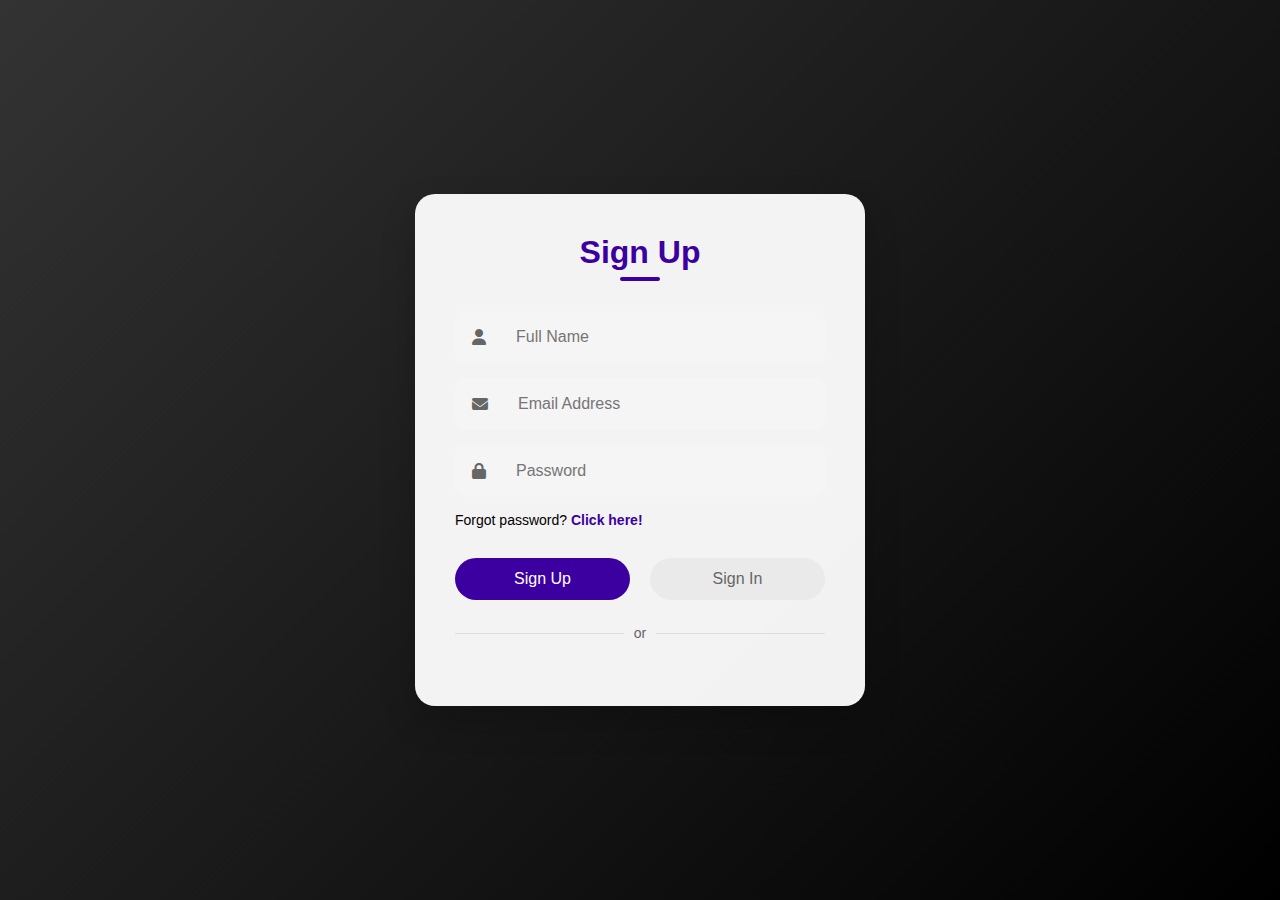
<file: EaseAppoint/EaseAppoint/Appointment.html>
<!DOCTYPE html>
<html lang="en">
<head>
  <meta charset="UTF-8">
  <meta name="viewport" content="width=device-width, initial-scale=1.0">
  <title>Book Appointment - EaseAppoint</title>
  <link rel="stylesheet" href="https://cdnjs.cloudflare.com/ajax/libs/font-awesome/6.6.0/css/all.min.css">
  <style>
    .appointment-container {
      max-width: 800px;
      margin: 2rem auto;
      padding: 2rem;
      background: white;
      border-radius: 10px;
      box-shadow: 0 0 20px rgba(0,0,0,0.1);
    }

    .appointment-header {
      text-align: center;
      margin-bottom: 2rem;
    }

    .appointment-header h1 {
      color: #333;
      font-size: 2rem;
      margin-bottom: 1rem;
    }

    .form-group {
      margin-bottom: 1.5rem;
    }

    .form-group label {
      display: block;
      margin-bottom: 0.5rem;
      color: #555;
      font-weight: 500;
    }

    .form-group select, 
    .form-group input {
      width: 100%;
      padding: 0.8rem;
      border: 1px solid #ddd;
      border-radius: 5px;
      font-size: 1rem;
      transition: border-color 0.3s ease;
    }

    .form-group select:focus,
    .form-group input:focus {
      border-color: #3c00a0;
      outline: none;
    }

    .slots-container {
      display: grid;
      grid-template-columns: repeat(auto-fill, minmax(120px, 1fr));
      gap: 1rem;
      margin-top: 1rem;
    }

    .slot-button {
      padding: 0.8rem;
      background: #f5f5f5;
      border: none;
      border-radius: 5px;
      cursor: pointer;
      transition: all 0.3s ease;
    }

    .slot-button:hover {
      background: #3c00a0;
      color: white;
    }

    .slot-button.selected {
      background: #3c00a0;
      color: white;
    }

    .book-appointment-btn {
      display: block;
      width: 100%;
      padding: 1rem;
      background: #3c00a0;
      color: white;
      border: none;
      border-radius: 5px;
      font-size: 1.1rem;
      cursor: pointer;
      transition: background 0.3s ease;
      margin-top: 2rem;
    }

    .book-appointment-btn:hover {
      background: #2a0070;
    }

    .error-message {
      color: #ff3333;
      font-size: 0.9rem;
      margin-top: 0.5rem;
      display: none;
    }

    @media (max-width: 768px) {
      .appointment-container {
        margin: 1rem;
        padding: 1rem;
      }

      .slots-container {
        grid-template-columns: repeat(auto-fill, minmax(100px, 1fr));
      }
    }

    .booking-steps {
      display: flex;
      justify-content: space-between;
      margin-bottom: 2rem;
      position: relative;
    }

    .step {
      flex: 1;
      text-align: center;
      padding: 1rem;
      position: relative;
      z-index: 1;
    }

    .step.active {
      color: #3c00a0;
      font-weight: bold;
    }

    .step-number {
      width: 30px;
      height: 30px;
      background: #f5f5f5;
      border-radius: 50%;
      display: flex;
      align-items: center;
      justify-content: center;
      margin: 0 auto 0.5rem;
    }

    .step.active .step-number {
      background: #3c00a0;
      color: white;
    }

    .progress-bar {
      position: absolute;
      top: 25px;
      left: 0;
      height: 2px;
      background: #f5f5f5;
      width: 100%;
      z-index: 0;
    }

    .progress {
      height: 100%;
      background: #3c00a0;
      width: 0;
      transition: width 0.3s ease;
    }

    .location-group {
      display: grid;
      grid-template-columns: 1fr 1fr;
      gap: 1rem;
    }

    @media (max-width: 768px) {
      .location-group {
        grid-template-columns: 1fr;
      }
    }
  </style>
  <script>
    if (localStorage.getItem('isLoggedIn') !== 'true') {
      window.location.href = 'Loginpage.html';
    }
  </script>
</head>
<body>
  <div class="appointment-container">
    <div class="appointment-header">
      <h1>Book Your Appointment</h1>
      <div class="booking-steps">
        <div class="progress-bar">
          <div class="progress" id="progress"></div>
        </div>
        <div class="step active" id="step1">
          <div class="step-number">1</div>
          <span>Service</span>
        </div>
        <div class="step" id="step2">
          <div class="step-number">2</div>
          <span>Location</span>
        </div>
        <div class="step" id="step3">
          <div class="step-number">3</div>
          <span>Provider</span>
        </div>
        <div class="step" id="step4">
          <div class="step-number">4</div>
          <span>Time</span>
        </div>
      </div>
    </div>

    <form id="appointmentForm">
      <!-- Step 1: Service Selection -->
      <div class="form-group" id="serviceStep">
        <label for="serviceType">Select Service Type</label>
        <select id="serviceType" required onchange="handleServiceChange()">
          <option value="">Select Service</option>
          <option value="salon">Salon</option>
          <option value="clinic">Clinic</option>
          <option value="hospital">Hospital</option>
        </select>
        <div class="error-message" id="serviceError"></div>
      </div>

      <!-- Step 2: Location Selection -->
      <div class="form-group" id="locationStep" style="display: none;">
        <div class="location-group">
          <div>
            <label for="state">Select State</label>
            <select id="state" required onchange="loadCities()">
              <option value="">Select State</option>
            </select>
          </div>
          <div>
            <label for="city">Select City</label>
            <select id="city" required disabled onchange="loadProviders()">
              <option value="">Select City</option>
            </select>
          </div>
        </div>
      </div>

      <!-- Step 3: Provider Selection -->
      <div class="form-group" id="providerStep" style="display: none;">
        <label for="provider">Select Provider</label>
        <select id="provider" required disabled onchange="loadAvailability()">
          <option value="">Select Provider</option>
        </select>
        <div id="providerDetails" style="margin-top: 1rem; display: none;">
          <h4>Provider Details</h4>
          <p id="providerAddress"></p>
          <p id="providerRating"></p>
        </div>
      </div>

      <!-- Step 4: Date and Time Selection -->
      <div class="form-group" id="timeStep" style="display: none;">
        <label for="appointmentDate">Select Date</label>
        <input type="date" id="appointmentDate" required onchange="loadTimeSlots()">
        
        <label style="margin-top: 1rem;">Available Time Slots</label>
        <div class="slots-container" id="slotsContainer"></div>
      </div>

      <!-- Navigation Buttons -->
      <div class="button-group" style="display: flex; gap: 1rem; margin-top: 2rem;">
        <button type="button" id="prevBtn" onclick="prevStep()" style="display: none;">
          Previous
        </button>
        <button type="button" id="nextBtn" onclick="nextStep()">
          Next
        </button>
        <button type="submit" id="submitBtn" style="display: none;">
          Confirm Booking
        </button>
      </div>
    </form>
  </div>

  <script src="js/timeSlots.js"></script>
  <script src="js/timeslots_appoint.js"></script>

  <script>
    document.addEventListener('DOMContentLoaded', function() {
        const appointmentForm = document.getElementById('appointmentForm');
        
        appointmentForm.addEventListener('submit', function(e) {
            e.preventDefault();
            
            // Get form data
            const serviceType = document.getElementById('serviceType').value;
            const provider = document.getElementById('provider').value;
            const appointmentDate = document.getElementById('appointmentDate').value;
            const selectedSlot = document.querySelector('.slot-button.selected');
            
            if (!serviceType || !provider || !appointmentDate || !selectedSlot) {
                alert('Please fill in all required fields');
                return;
            }

            
            const appointment = {
                service: serviceType,
                provider: provider,
                date: appointmentDate,
                time: selectedSlot.textContent,
                status: 'upcoming'
            };

          
            let appointments = JSON.parse(localStorage.getItem('appointments') || '[]');
            
            
            appointments.push(appointment);
            
            
            localStorage.setItem('appointments', JSON.stringify(appointments));


            localStorage.setItem('showBookingConfirmation', 'true');
            
            
            window.location.href = 'dashboard.html';
        });

        
        document.getElementById('slotsContainer').addEventListener('click', function(e) {
            if (e.target.classList.contains('slot-button')) {

                document.querySelectorAll('.slot-button').forEach(btn => {
                    btn.classList.remove('selected');
                });
                
                e.target.classList.add('selected');
            }
        });
    });

 
    let currentStep = 1;
    const totalSteps = 4;

    function updateProgress() {
        const progress = ((currentStep - 1) / (totalSteps - 1)) * 100;
        document.getElementById('progress').style.width = `${progress}%`;
        
        for (let i = 1; i <= totalSteps; i++) {
            const step = document.getElementById(`step${i}`);
            if (i === currentStep) {
                step.classList.add('active');
            } else {
                step.classList.remove('active');
            }
        }
    }

    function showStep(step) {
        
        document.getElementById('serviceStep').style.display = 'none';
        document.getElementById('locationStep').style.display = 'none';
        document.getElementById('providerStep').style.display = 'none';
        document.getElementById('timeStep').style.display = 'none';
        
        
        switch(step) {
            case 1:
                document.getElementById('serviceStep').style.display = 'block';
                break;
            case 2:
                document.getElementById('locationStep').style.display = 'block';
                break;
            case 3:
                document.getElementById('providerStep').style.display = 'block';
                break;
            case 4:
                document.getElementById('timeStep').style.display = 'block';
                break;
        }
        
        
        document.getElementById('prevBtn').style.display = step === 1 ? 'none' : 'block';
        document.getElementById('nextBtn').style.display = step === totalSteps ? 'none' : 'block';
        document.getElementById('submitBtn').style.display = step === totalSteps ? 'block' : 'none';
        
        updateProgress();
    }

    function nextStep() {
        if (currentStep < totalSteps) {
            currentStep++;
            showStep(currentStep);
        }
    }

    function prevStep() {
        if (currentStep > 1) {
            currentStep--;
            showStep(currentStep);
        }
    }

    
    showStep(1);
  </script>
</body>
</html>
</file>
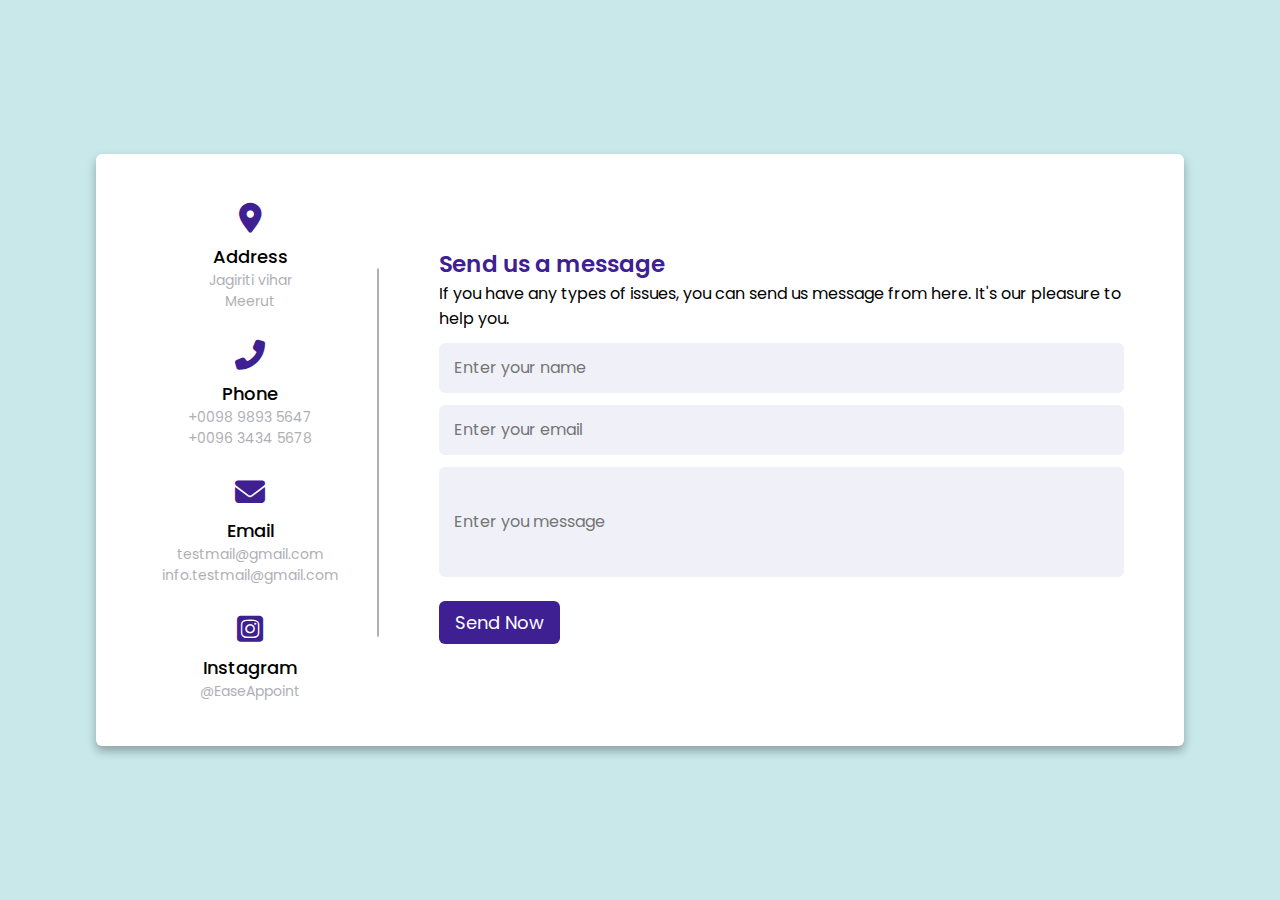
<file: EaseAppoint/EaseAppoint/ContactPage.html>
<!DOCTYPE html>
<!-- Created By Nikhil dhaliya -->
<html lang="en" dir="ltr">
  <head>
    <meta charset="UTF-8">
    <title> Responsive Contact Us Form  | CodingLab </title>
    <link rel="stylesheet" href="ContactPage.css">
    <link rel="stylesheet" href="https://cdnjs.cloudflare.com/ajax/libs/font-awesome/6.6.0/css/all.min.css"/>
     <meta name="viewport" content="width=device-width, initial-scale=1.0">
   </head>
<body>
  <div class="container">
    <div class="content">
      <div class="left-side">
        <div class="address details">
          <i class="fas fa-map-marker-alt"></i>
          <div class="topic">Address</div>
          <div class="text-one">Jagiriti vihar</div>
          <div class="text-two">Meerut</div>
        </div>
        <div class="phone details">
          <i class="fas fa-phone-alt"></i>
          <div class="topic">Phone</div>
          <div class="text-one">+0098 9893 5647</div>
          <div class="text-two">+0096 3434 5678</div>
        </div>
        <div class="email details">
          <i class="fas fa-envelope"></i>
          <div class="topic">Email</div>
          <div class="text-one">testmail@gmail.com</div>
          <div class="text-two">info.testmail@gmail.com</div>
        </div>
        <div class="social-media details">
          <i class="fa-brands fa-square-instagram"></i>
          <div class="topic">Instagram</div>
          <div class="text-one">@EaseAppoint</div>
        </div>
      </div>
      <div class="right-side">
        <div class="topic-text">Send us a message</div>
        <p>If you have any types of issues, you can send us message from here. It's our pleasure to help you.</p>
      <form action="#">
        <div class="input-box">
          <input type="text" placeholder="Enter your name">
        </div>
        <div class="input-box">
          <input type="text" placeholder="Enter your email">
        </div>
        <div class="input-box message-box">
          <input type="text " placeholder="Enter you message">
        </div>
        <div class="button">
          <input type="button" value="Send Now" >
        </div>
      </form>
    </div>
    </div>
  </div>
</body>
</html>
</file>
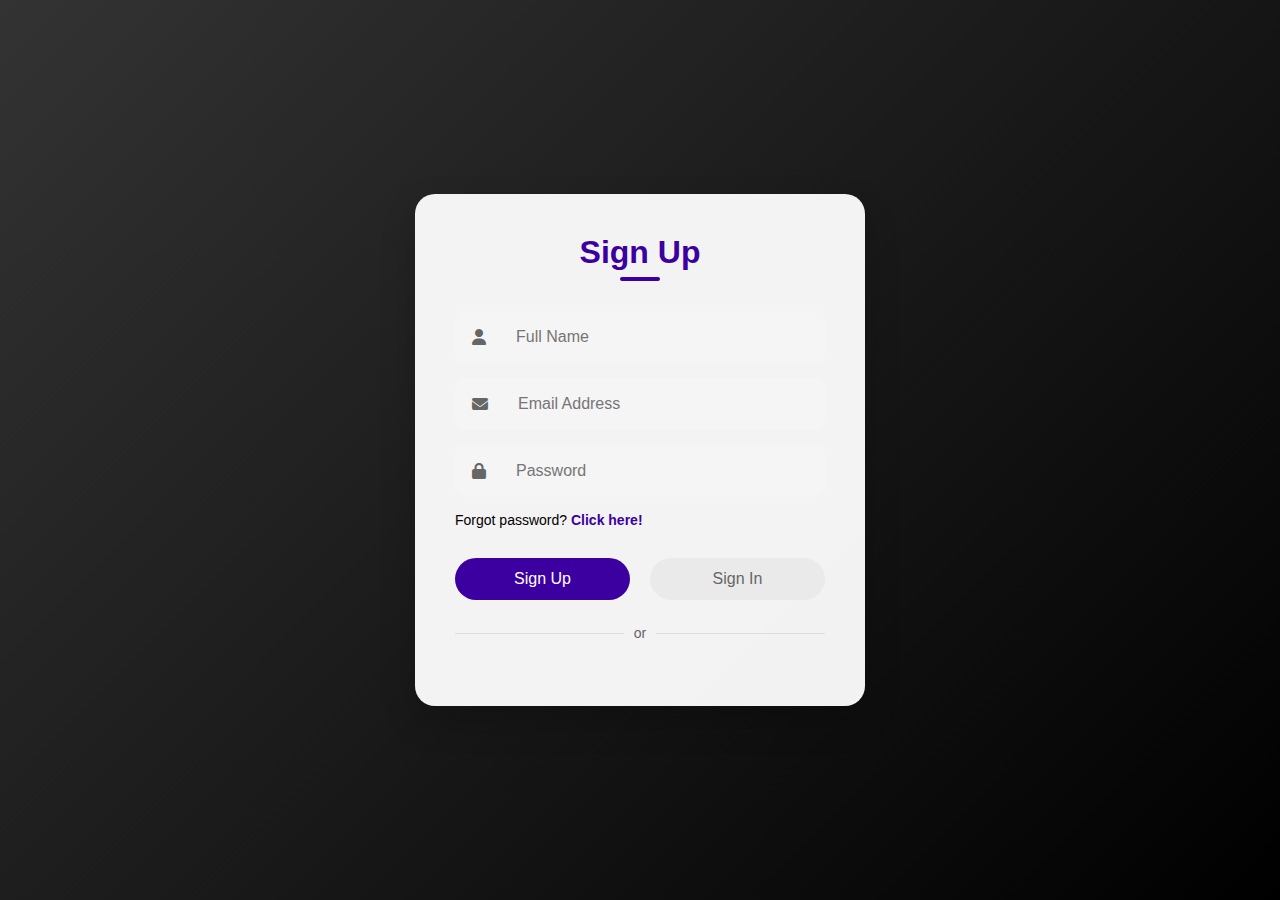
<file: EaseAppoint/EaseAppoint/Loginpage.html>
<!DOCTYPE html>
<html lang="en">

<head>
    <meta charset="UTF-8">
    <meta name="viewport" content="width=device-width, initial-scale=1.0">
    <title>Login - EaseAppoint</title>
    <link rel="stylesheet" href="Loginppage.css">
    <link rel="stylesheet" href="https://cdnjs.cloudflare.com/ajax/libs/font-awesome/6.6.0/css/all.min.css">
  
    <script src="https://accounts.google.com/gsi/client" async defer></script>
</head>

<body>
    <div class="container">
        <div class="form-box">
            <h1 id="title">Sign Up</h1>
            <form id="authForm" novalidate>
                <div class="input-group">
                    <div class="input-field" id="nameField">
                        <i class="fa-solid fa-user"></i>
                        <input type="text" id="name" placeholder="Full Name" 
                               pattern="[A-Za-z ]{2,50}" required>
                        <div class="error-message" id="nameError"></div>
                    </div>

                    <div class="input-field">
                        <i class="fa-solid fa-envelope"></i>
                        <input type="email" id="email" placeholder="Email Address" required>
                        <div class="error-message" id="emailError"></div>
                    </div>

                    <div class="input-field">
                        <i class="fa-solid fa-lock"></i>
                        <input type="password" id="password" 
                               placeholder="Password" 
                               pattern="^(?=.*[A-Za-z])(?=.*\d)[A-Za-z\d]{8,}$" required>
                        <div class="error-message" id="passwordError"></div>
                    </div>
                    
                    <p>Forgot password? <a href="#" id="forgotPassword">Click here!</a></p>
                    <div class="success-message" id="successMessage"></div>
                </div>
                
                <div class="btn-field">
                    <button type="button" id="signupBtn">
                        <span>Sign Up</span>
                        <div class="loading"></div>
                    </button>
                    <button type="button" id="signinBtn" class="disable">
                        <span>Sign In</span>
                        <div class="loading"></div>
                    </button>
                </div>

                <div class="divider">
                    <span>or</span>
                </div>

                
                <div class="google-btn-container">
                    <div id="g_id_onload"
                         data-client_id="455841850588-6kar9pi00379op2p7oo7qtjvkpdm7sbc.apps.googleusercontent.com"
                         data-context="signin"
                         data-callback="handleGoogleSignIn"
                         data-auto_prompt="false">
                    </div>
                    <div class="g_id_signin"
                         data-type="standard"
                         data-size="large"
                         data-theme="outline"
                         data-text="sign_in_with"
                         data-shape="rectangular"
                         data-logo_alignment="left"
                         data-width="300">
                    </div>
                </div>
            </form>
        </div>
    </div>
    <script src="login.js"></script>
</body>

</html>
</file>
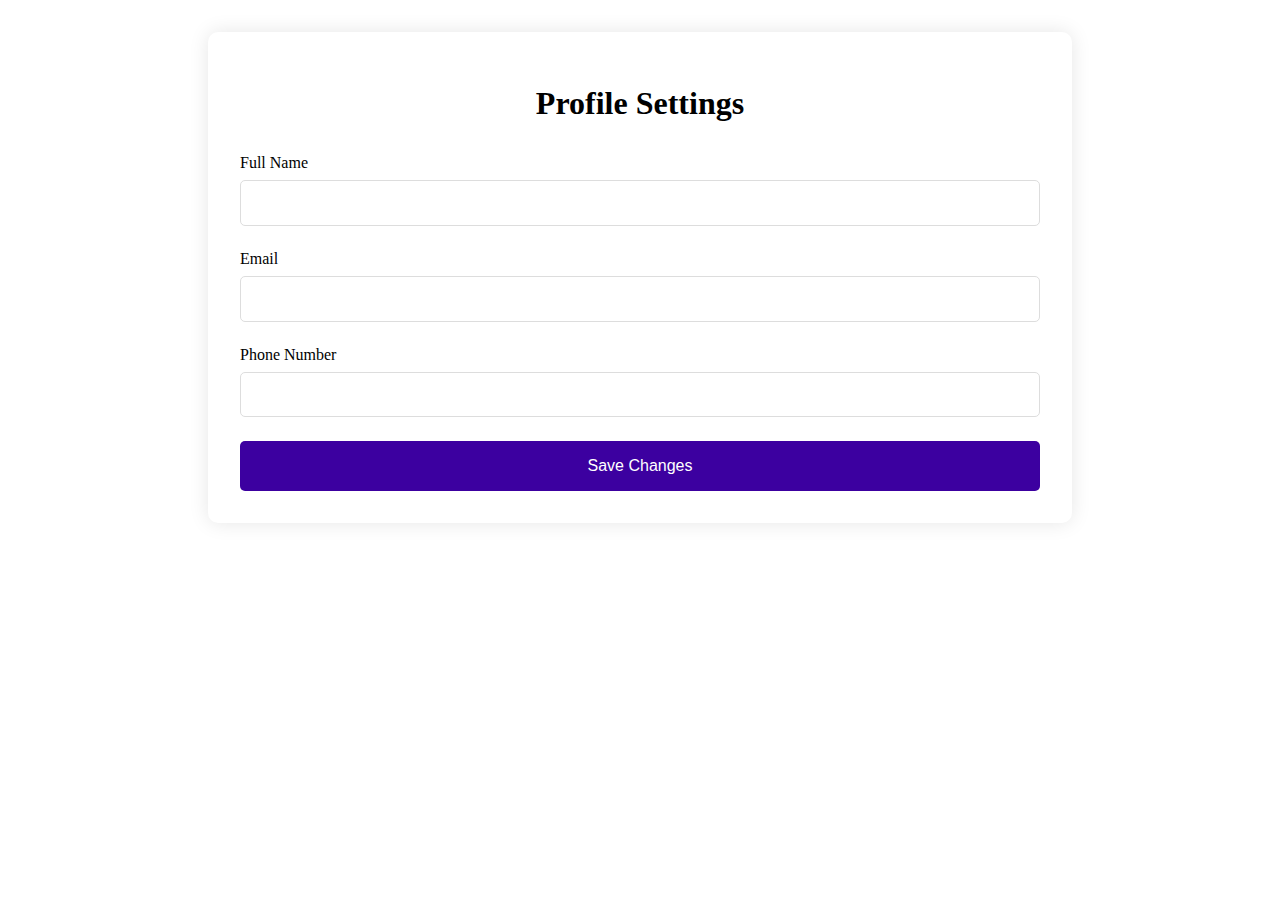
<file: EaseAppoint/EaseAppoint/profile.html>
<!DOCTYPE html>
<html lang="en">
<head>
    <meta charset="UTF-8">
    <meta name="viewport" content="width=device-width, initial-scale=1.0">
    <title>Profile - EaseAppoint</title>
    <link rel="stylesheet" href="https://cdnjs.cloudflare.com/ajax/libs/font-awesome/6.6.0/css/all.min.css">
    <style>
        /* Add your existing styles */
        .profile-container {
            max-width: 800px;
            margin: 2rem auto;
            padding: 2rem;
            background: white;
            border-radius: 10px;
            box-shadow: 0 0 20px rgba(0,0,0,0.1);
        }

        .profile-header {
            text-align: center;
            margin-bottom: 2rem;
        }

        .profile-form {
            display: grid;
            gap: 1.5rem;
        }

        .form-group {
            display: grid;
            gap: 0.5rem;
        }

        .form-group label {
            font-weight: 500;
        }

        .form-group input {
            padding: 0.8rem;
            border: 1px solid #ddd;
            border-radius: 5px;
            font-size: 1rem;
        }

        .save-btn {
            background: #3c00a0;
            color: white;
            padding: 1rem;
            border: none;
            border-radius: 5px;
            cursor: pointer;
            font-size: 1rem;
            transition: background 0.3s;
        }

        .save-btn:hover {
            background: #2a0070;
        }
    </style>
</head>
<body>
    <!-- Include navigation -->
    <div class="profile-container">
        <div class="profile-header">
            <h1>Profile Settings</h1>
        </div>
        <form class="profile-form" id="profileForm">
            <div class="form-group">
                <label for="name">Full Name</label>
                <input type="text" id="name" required>
            </div>
            <div class="form-group">
                <label for="email">Email</label>
                <input type="email" id="email" required>
            </div>
            <div class="form-group">
                <label for="phone">Phone Number</label>
                <input type="tel" id="phone" pattern="[0-9]{10}" required>
            </div>
            <button type="submit" class="save-btn">Save Changes</button>
        </form>
    </div>

    <script>
        document.addEventListener('DOMContentLoaded', function() {
            // Load user data
            const user = JSON.parse(localStorage.getItem('user') || '{}');
            document.getElementById('name').value = user.name || '';
            document.getElementById('email').value = user.email || '';
            document.getElementById('phone').value = user.phone || '';

            // Handle form submission
            document.getElementById('profileForm').addEventListener('submit', function(e) {
                e.preventDefault();
                
                const updatedUser = {
                    ...user,
                    name: document.getElementById('name').value,
                    email: document.getElementById('email').value,
                    phone: document.getElementById('phone').value
                };

                localStorage.setItem('user', JSON.stringify(updatedUser));
                alert('Profile updated successfully!');
            });
        });
    </script>
</body>
</html>
</file>
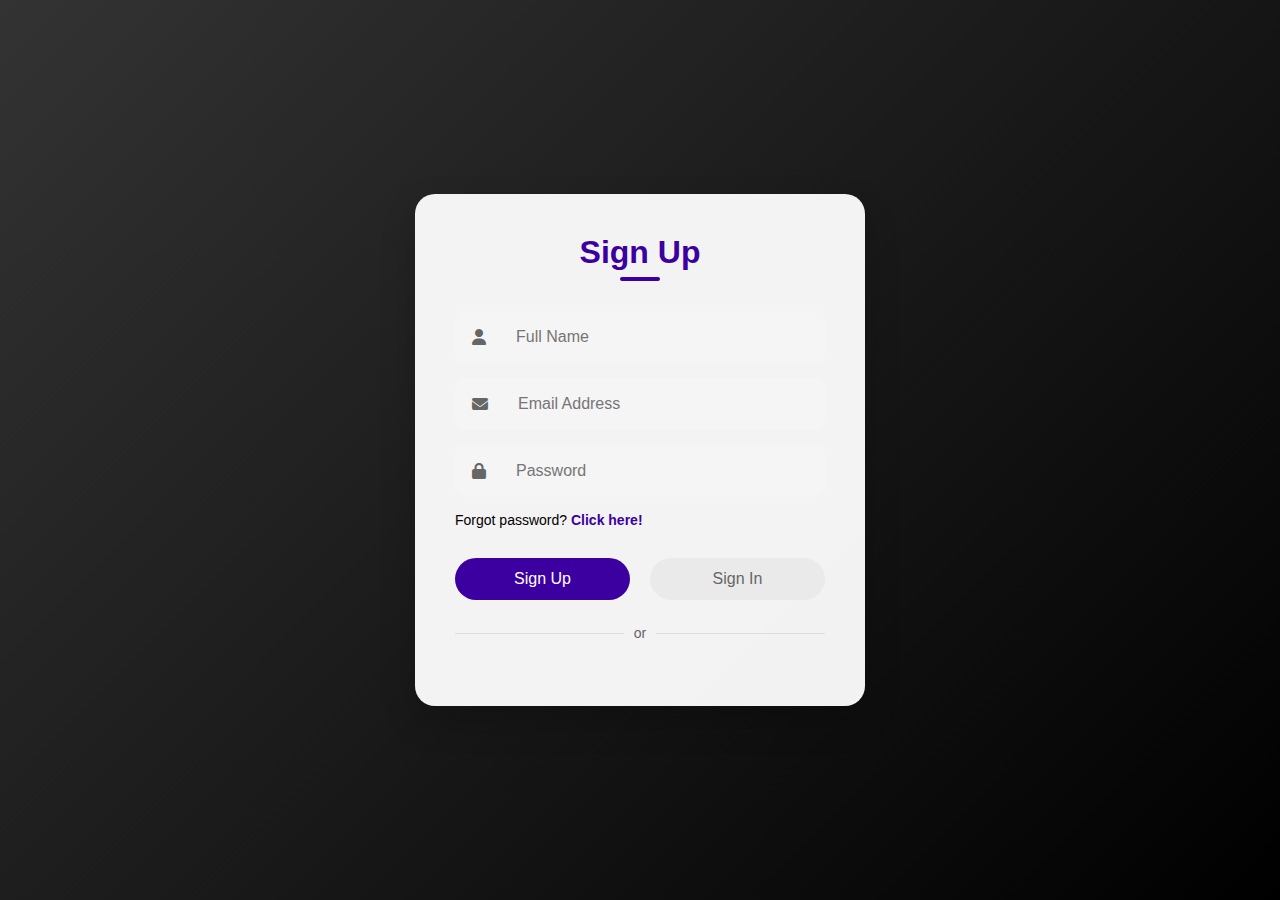
<file: EaseAppoint/EaseAppoint/admin/admin.html>
<!DOCTYPE html>
<html lang="en">
<head>
    <meta charset="UTF-8">
    <meta name="viewport" content="width=device-width, initial-scale=1.0">
    <title>Admin Dashboard - EaseAppoint</title>
    <link rel="stylesheet" href="https://cdnjs.cloudflare.com/ajax/libs/font-awesome/6.6.0/css/all.min.css">
    <link rel="stylesheet" href="admin.css">
</head>
<body>
    <script>
        
        if (localStorage.getItem('isAdmin') !== 'true') {
            window.location.href = '../Loginpage.html';
        }
    </script>
    <div class="admin-container">
        
        <div class="sidebar">
            <div class="sidebar-header">
                <img src="../logo.png" alt="Logo">
                <h2>Admin Panel</h2>
            </div>
            <ul class="nav-links">
                <li class="active" data-tab="dashboard">
                    <a href="#"><i class="fas fa-home"></i>Dashboard</a>
                </li>
                <li data-tab="services">
                    <a href="#"><i class="fas fa-concierge-bell"></i>Services</a>
                </li>
                <li data-tab="providers">
                    <a href="#"><i class="fas fa-user-md"></i>Providers</a>
                </li>
                <li data-tab="appointments">
                    <a href="#"><i class="fas fa-calendar-check"></i>Appointments</a>
                </li>
                <li data-tab="users">
                    <a href="#"><i class="fas fa-users"></i>Users</a>
                </li>
                <li data-tab="settings">
                    <a href="#"><i class="fas fa-cog"></i>Settings</a>
                </li>
            </ul>
            <button class="logout-btn" onclick="handleLogout()">
                <i class="fas fa-sign-out-alt"></i> Logout
            </button>
        </div>

        
        <div class="main-content">
            
            <div class="tab-content active" id="dashboard">
                <h1>Admin Dashboard</h1>
                <div class="stats-container">
                    <div class="stat-card">
                        <h3>Total Users</h3>
                        <div class="number" id="totalUsers">0</div>
                    </div>
                    <div class="stat-card">
                        <h3>Total Providers</h3>
                        <div class="number" id="totalProviders">0</div>
                    </div>
                    <div class="stat-card">
                        <h3>Total Appointments</h3>
                        <div class="number" id="totalAppointments">0</div>
                    </div>
                    <div class="stat-card">
                        <h3>Today's Appointments</h3>
                        <div class="number" id="todayAppointments">0</div>
                    </div>
                </div>

                <div class="recent-activity">
                    <h2>Recent Activity</h2>
                    <div class="activity-list" id="activityList">
                        
                    </div>
                </div>
            </div>

            
            <div class="tab-content" id="services">
                <h1>Manage Services</h1>
                <button class="add-btn" onclick="showAddServiceModal()">
                    <i class="fas fa-plus"></i> Add New Service
                </button>
                <div class="services-list" id="servicesList">
                    
                </div>
            </div>

           
            <div class="tab-content" id="providers">
                <h1>Manage Providers</h1>
                <button class="add-btn" onclick="showAddProviderModal()">
                    <i class="fas fa-plus"></i> Add New Provider
                </button>
                <div class="providers-list" id="providersList">
                    
                </div>
            </div>

            
            <div class="tab-content" id="appointments">
                <h1>Manage Appointments</h1>
                <div class="filter-section">
                    <input type="date" id="appointmentDate" onchange="filterAppointments()">
                    <select id="serviceFilter" onchange="filterAppointments()">
                        <option value="">All Services</option>
                    </select>
                </div>
                <div class="appointments-list" id="appointmentsList">
                   
                </div>
            </div>

            
            <div class="tab-content" id="users">
                <h1>Manage Users</h1>
                <div class="users-list" id="usersList">
                
                </div>
            </div>

            
            <div class="tab-content" id="settings">
                <h1>Admin Settings</h1>
                <div class="settings-form">
                    <h2>General Settings</h2>
                    <form id="settingsForm">
                        <div class="form-group">
                            <label>Site Name</label>
                            <input type="text" id="siteName" value="EaseAppoint">
                        </div>
                        <div class="form-group">
                            <label>Contact Email</label>
                            <input type="email" id="contactEmail">
                        </div>
                        <div class="form-group">
                            <label>Appointment Duration (minutes)</label>
                            <input type="number" id="appointmentDuration" min="15" step="15" value="60">
                        </div>
                        <button type="submit" class="save-btn">Save Settings</button>
                    </form>
                </div>
            </div>
        </div>
    </div>

    
    <div class="modal" id="addServiceModal">
        <div class="modal-content">
            <h2>Add New Service</h2>
            <form id="addServiceForm">
                <div class="form-group">
                    <label>Service Name</label>
                    <input type="text" id="serviceName" required>
                </div>
                <div class="form-group">
                    <label>Category</label>
                    <select id="serviceCategory" required>
                        <option value="salon">Salon</option>
                        <option value="clinic">Clinic</option>
                        <option value="hospital">Hospital</option>
                    </select>
                </div>
                <div class="form-group">
                    <label>Description</label>
                    <textarea id="serviceDescription" required></textarea>
                </div>
                <div class="modal-buttons">
                    <button type="submit" class="save-btn">Save</button>
                    <button type="button" class="cancel-btn" onclick="closeModal('addServiceModal')">Cancel</button>
                </div>
            </form>
        </div>
    </div>

    
    <div class="modal" id="addProviderModal">
        <div class="modal-content">
            <h2>Add New Provider</h2>
            <form id="addProviderForm">
                <div class="form-group">
                    <label>Provider Name</label>
                    <input type="text" id="providerName" required>
                </div>
                <div class="form-group">
                    <label>Service Type</label>
                    <select id="providerService" required>
                        <option value="salon">Salon</option>
                        <option value="clinic">Clinic</option>
                        <option value="hospital">Hospital</option>
                    </select>
                </div>
                <div class="form-group">
                    <label>Location</label>
                    <select id="providerLocation" required>
                        
                    </select>
                </div>
                <div class="form-group">
                    <label>Address</label>
                    <textarea id="providerAddress" required></textarea>
                </div>
                <div class="modal-buttons">
                    <button type="submit" class="save-btn">Save</button>
                    <button type="button" class="cancel-btn" onclick="closeModal('addProviderModal')">Cancel</button>
                </div>
            </form>
        </div>
    </div>

    <script src="admin.js"></script>
</body>
</html>
</file>
<file: EaseAppoint/EaseAppoint/ContactPage.css>
/* Google Font CDN Link */
@import url('https://fonts.googleapis.com/css2?family=Poppins:wght@200;300;400;500;600;700&display=swap');
*{
  margin: 0;
  padding: 0;
  box-sizing: border-box;
  font-family: "Poppins" , sans-serif;
}
body{
  min-height: 100vh;
  width: 100%;
  background: #c8e8e9;
  display: flex;
  align-items: center;
  justify-content: center;
}

.container{
  width: 85%;
  background: #fff;
  border-radius: 6px;
  padding: 20px 60px 30px 40px;
  box-shadow: 0 5px 10px rgba(0, 0, 0, 0.3);
}
.container .content{
  display: flex;
  align-items: center;
  justify-content: space-between;
}
.container .content .left-side{
  width: 25%;
  height: 100%;
  display: flex;
  flex-direction: column;
  align-items: center;
  justify-content: center;
  margin-top: 15px;
  position: relative;
}
.content .left-side::before{
  content: '';
  position: absolute;
  height: 70%;
  width: 2px;
  right: -15px;
  top: 50%;
  transform: translateY(-50%);
  background: #afafb6;
}
.content .left-side .details{
  margin: 14px;
  text-align: center;
}
.content .left-side .details i{
  font-size: 30px;
  color: #3e2093;
  margin-bottom: 10px;
}
.content .left-side .details .topic{
  font-size: 18px;
  font-weight: 500;
}
.content .left-side .details .text-one,
.content .left-side .details .text-two{
  font-size: 14px;
  color: #afafb6;
}
.container .content .right-side{
  width: 75%;
  margin-left: 75px;
}
.content .right-side .topic-text{
  font-size: 23px;
  font-weight: 600;
  color: #3e2093;
}
.right-side .input-box{
  height: 50px;
  width: 100%;
  margin: 12px 0;
}
.right-side .input-box input,
.right-side .input-box textarea{
  height: 100%;
  width: 100%;
  border: none;
  outline: none;
  font-size: 16px;
  background: #F0F1F8;
  border-radius: 6px;
  padding: 0 15px;
  resize: none;
}
.right-side .message-box{
  min-height: 110px;
}
.right-side .input-box textarea{
  padding-top: 6px;
}
.right-side .button{
  display: inline-block;
  margin-top: 12px;
}
.right-side .button input[type="button"]{
  color: #fff;
  font-size: 18px;
  outline: none;
  border: none;
  padding: 8px 16px;
  border-radius: 6px;
  background: #3e2093;
  cursor: pointer;
  transition: all 0.3s ease;
}
.button input[type="button"]:hover{
  background: #5029bc;
}

@media (max-width: 950px) {
  .container{
    width: 90%;
    padding: 30px 40px 40px 35px ;
  }
  .container .content .right-side{
   width: 75%;
   margin-left: 55px;
}
}
@media (max-width: 820px) {
  .container{
    margin: 40px 0;
    height: 100%;
  }
  .container .content{
    flex-direction: column-reverse;
  }
 .container .content .left-side{
   width: 100%;
   flex-direction: row;
   margin-top: 40px;
   justify-content: center;
   flex-wrap: wrap;
 }
 .container .content .left-side::before{
   display: none;
 }
 .container .content .right-side{
   width: 100%;
   margin-left: 0;
 }
}
</file>
<file: EaseAppoint/EaseAppoint/Loginppage.css>
* {
    margin: 0;
    padding: 0;
    box-sizing: border-box;
    font-family: 'Segoe UI', Tahoma, Geneva, Verdana, sans-serif;
}

.container {
    background: linear-gradient(135deg, #333 0%, #000 100%);
    min-height: 100vh;
    width: 100%;
    display: flex;
    align-items: center;
    justify-content: center;
}

.form-box {
    background-color: rgba(255, 255, 255, 0.95);
    width: 90%;
    max-width: 450px;
    padding: 40px;
    border-radius: 20px;
    box-shadow: 0 15px 35px rgba(0, 0, 0, 0.2);
}

.form-box h1 {
    font-size: 32px;
    margin-bottom: 40px;
    color: #3c00a0;
    position: relative;
    text-align: center;
}

.form-box h1::after {
    content: '';
    width: 40px;
    height: 4px;
    background-color: #3c00a0;
    position: absolute;
    bottom: -10px;
    left: 50%;
    transform: translateX(-50%);
    border-radius: 2px;
}

.input-field {
    background-color: #f5f5f5;
    margin: 15px 0;
    border-radius: 10px;
    display: flex;
    align-items: center;
    transition: all 0.3s ease;
    border: 2px solid transparent;
}

.input-field:focus-within {
    border-color: #3c00a0;
    background-color: #fff;
}

input {
    width: 100%;
    padding: 15px;
    background: transparent;
    border: none;
    outline: none;
    font-size: 16px;
    color: #333;
}

.input-field i {
    margin: 0 15px;
    color: #666;
    transition: color 0.3s ease;
}

.input-field:focus-within i {
    color: #3c00a0;
}

form p {
    text-align: left;
    font-size: 14px;
    margin: 15px 0;
}

form p a {
    text-decoration: none;
    color: #3c00a0;
    font-weight: 600;
    transition: color 0.3s ease;
}

form p a:hover {
    color: #2a0070;
}

.btn-field {
    width: 100%;
    display: flex;
    justify-content: space-between;
    gap: 20px;
    margin-top: 30px;
}

.btn-field button {
    flex: 1;
    padding: 12px 0;
    background: #3c00a0;
    color: #fff;
    border-radius: 50px;
    border: none;
    outline: none;
    cursor: pointer;
    font-size: 16px;
    font-weight: 500;
    transition: all 0.3s ease;
}

.btn-field button:hover {
    background: #2a0070;
    transform: translateY(-2px);
}

.btn-field button.disable {
    background: #eaeaea;
    color: #666;
}

.btn-field button.disable:hover {
    background: #d5d5d5;
    transform: none;
}

.input-group {
    height: auto;
    max-height: 300px;
    transition: all 0.3s ease;
}

#nameField {
    max-height: 60px;
    overflow: hidden;
    transition: max-height 0.3s ease-in-out;
}


.error-message {
    color: #ff3333;
    font-size: 14px;
    margin-top: 5px;
    display: none;
    text-align: left;
    padding-left: 15px;
}


.success-message {
    color: #00aa00;
    font-size: 14px;
    margin-top: 5px;
    display: none;
    text-align: center;
}

.loading {
    display: none;
    width: 20px;
    height: 20px;
    border: 2px solid #fff;
    border-top: 2px solid transparent;
    border-radius: 50%;
    animation: spin 1s linear infinite;
    margin: 0 auto;
}

@keyframes spin {
    0% { transform: rotate(0deg); }
    100% { transform: rotate(360deg); }
}

.divider {
    display: flex;
    align-items: center;
    text-align: center;
    margin: 25px 0;
}

.divider::before,
.divider::after {
    content: '';
    flex: 1;
    border-bottom: 1px solid #ddd;
}

.divider span {
    padding: 0 10px;
    color: #666;
    font-size: 14px;
}

.google-btn-container {
    margin-top: 20px;
    width: 100%;
    display: flex;
    flex-direction: column;
    align-items: center;
}

.g_id_signin {
    width: 300px !important;
}

.g_id_signin iframe {
    margin: 0 auto;
}


.divider {
    margin: 25px 0;
}
</file>
<file: EaseAppoint/EaseAppoint/admin/admin.css>
* {
    margin: 0;
    padding: 0;
    box-sizing: border-box;
    font-family: 'Segoe UI', Tahoma, Geneva, Verdana, sans-serif;
}

.admin-container {
    display: flex;
    min-height: 100vh;
}

.sidebar {
    width: 250px;
    background: #1a1a1a;
    color: white;
    padding: 20px;
    display: flex;
    flex-direction: column;
}

.sidebar-header {
    display: flex;
    align-items: center;
    margin-bottom: 30px;
}

.sidebar-header img {
    width: 40px;
    margin-right: 10px;
}

.nav-links {
    list-style: none;
}

.nav-links li {
    margin-bottom: 10px;
}

.nav-links a {
    color: #fff;
    text-decoration: none;
    display: flex;
    align-items: center;
    padding: 12px;
    border-radius: 5px;
    transition: all 0.3s ease;
}

.nav-links li.active a,
.nav-links a:hover {
    background: #3c00a0;
}

.nav-links i {
    margin-right: 10px;
    width: 20px;
}

.main-content {
    flex: 1;
    padding: 30px;
    background: #f5f5f5;
}

.tab-content {
    display: none;
    animation: fadeIn 0.3s ease;
}

.tab-content.active {
    display: block;
}

.stats-container {
    display: grid;
    grid-template-columns: repeat(auto-fit, minmax(240px, 1fr));
    gap: 20px;
    margin-bottom: 30px;
}

.stat-card {
    background: white;
    padding: 20px;
    border-radius: 10px;
    box-shadow: 0 2px 5px rgba(0,0,0,0.1);
}

.stat-card h3 {
    color: #666;
    margin-bottom: 10px;
    font-size: 1rem;
}

.stat-card .number {
    font-size: 2rem;
    font-weight: bold;
    color: #3c00a0;
}


.services-list,
.providers-list,
.appointments-list,
.users-list {
    background: white;
    padding: 20px;
    border-radius: 10px;
    box-shadow: 0 2px 5px rgba(0,0,0,0.1);
    margin-top: 20px;
}

/* Buttons */
.add-btn {
    background: #3c00a0;
    color: white;
    border: none;
    padding: 10px 20px;
    border-radius: 5px;
    cursor: pointer;
    display: flex;
    align-items: center;
    gap: 10px;
    transition: background 0.3s ease;
}

.add-btn:hover {
    background: #2a0070;
}

.save-btn {
    background: #3c00a0;
    color: white;
}

.cancel-btn {
    background: #dc3545;
    color: white;
}

/* Modal Styles */
.modal {
    display: none;
    position: fixed;
    top: 0;
    left: 0;
    width: 100%;
    height: 100%;
    background: rgba(0,0,0,0.5);
    align-items: center;
    justify-content: center;
}

.modal.active {
    display: flex;
}

.modal-content {
    background: white;
    padding: 30px;
    border-radius: 10px;
    width: 90%;
    max-width: 500px;
}

.modal-buttons {
    display: flex;
    gap: 10px;
    margin-top: 20px;
}

.form-group {
    margin-bottom: 20px;
}

.form-group label {
    display: block;
    margin-bottom: 5px;
    color: #666;
}

.form-group input,
.form-group select,
.form-group textarea {
    width: 100%;
    padding: 8px;
    border: 1px solid #ddd;
    border-radius: 5px;
}


.activity-list {
    margin-top: 20px;
}

.activity-item {
    padding: 15px;
    border-bottom: 1px solid #eee;
    display: flex;
    align-items: center;
    gap: 15px;
}

.activity-icon {
    width: 40px;
    height: 40px;
    background: #e3f2fd;
    border-radius: 50%;
    display: flex;
    align-items: center;
    justify-content: center;
    color: #1976d2;
}

/* Responsive Design - SEE LATER FOR CORRECTIONS*/
@media (max-width: 768px) {
    .admin-container {
        flex-direction: column;
    }

    .sidebar {
        width: 100%;
        padding: 15px;
    }

    .main-content {
        padding: 15px;
    }

    .stats-container {
        grid-template-columns: 1fr;
    }
}

@keyframes fadeIn {
    from {
        opacity: 0;
        transform: translateY(10px);
    }
    to {
        opacity: 1;
        transform: translateY(0);
    }
}
</file>
